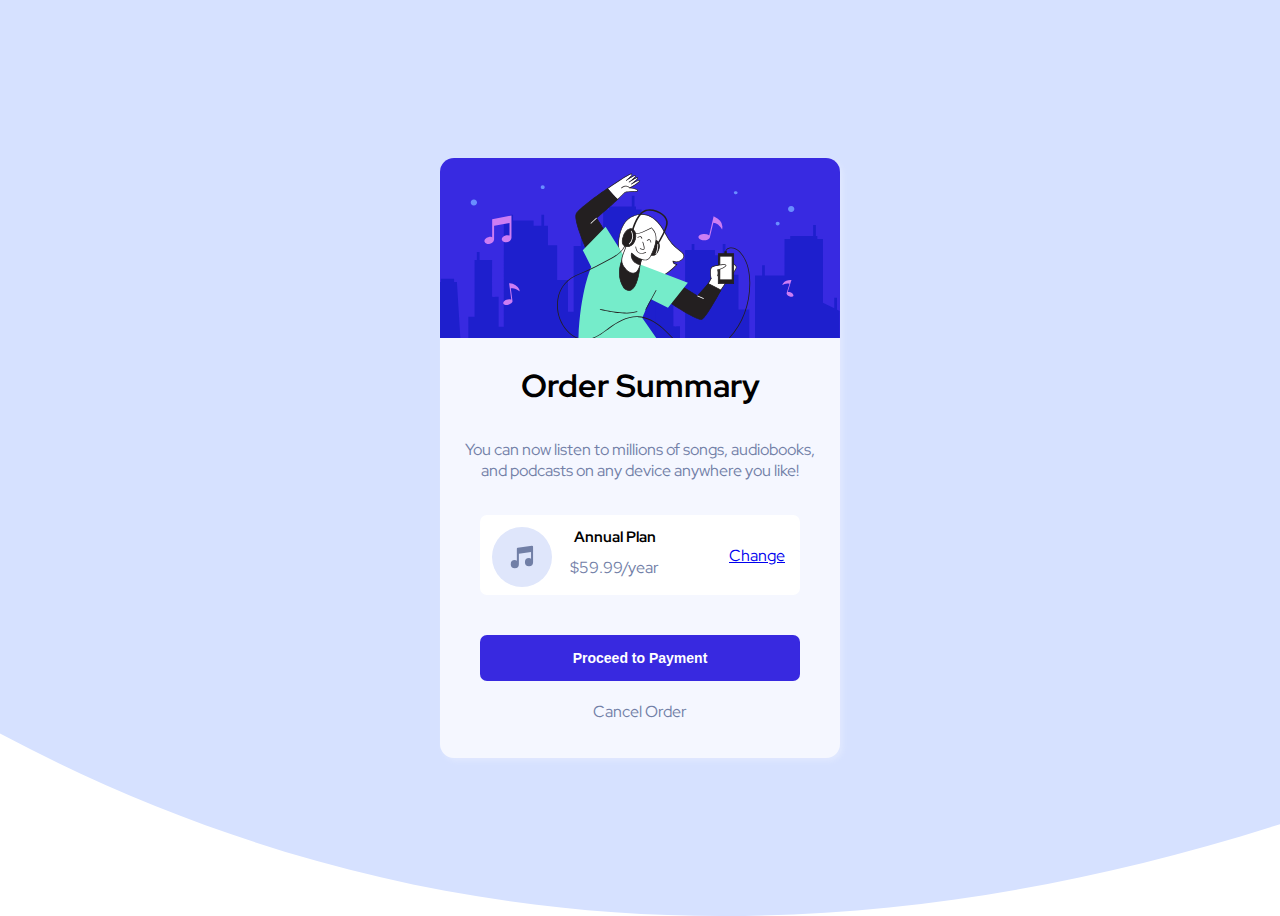
<file: index.html>
<!DOCTYPE html>
<html lang="de">

	<head>
		<meta charset="utf-8">
		<title>Order-Summary</title>
    <link rel="preconnect" href="https://fonts.googleapis.com">
    <link rel="preconnect" href="https://fonts.gstatic.com" crossorigin>
    <link href="https://fonts.googleapis.com/css2?family=Red+Hat+Display:wght@500;700;900&display=swap" rel="stylesheet">
		<link rel="stylesheet" type="text/css" href="Projekt.css">
		<meta name="viewport" content="width=device-width, initial-scale=1.0">
	</head>

	<body>

<div class= "container">
  <img src="images/illustration-hero.svg" alt="" aria-hidden"true">
  <h1>Order Summary</h1>

  <p class="description">
    You can now listen to millions of songs,
    audiobooks, and podcasts on any device
    anywhere you like!
  </p>
	<main>
		<div class="Annual-Plan">
			<img src="images/icon-music.svg" alt="" aria-hidden="true">
			<div class="price">
				<h2>Annual Plan</h2>
				<p>$59.99/year</p>
			</div>
			<a href="#">Change</a>
		</div>
		<div class="container1">
		<button type="button" name="button">Proceed to Payment</button>
		</di
	</main>

  <div class="container2">
    <span><a href="#">Cancel Order</a></span>
  </div>
</div>



	</body>

</html>
</file>
<file: Projekt.css>
html {
  box-sizing: border-box;
  font-size: 100%;
}

*,
*::before,
*::after {
  box-sizing: inherit;
}

body {
  font-family: 'Red Hat Display';
  box-sizing: border-box;
  background-image: url("images/pattern-background-desktop.svg");
  background-size: cover;
  background-repeat: no-repeat;
  display: flex;
  align-items: center;
  justify-content: center;
  min-height: 100vh;
}


.container {
width: 400px;
height: 600px;
background-color: hsl(225, 100%, 98%);
text-align: center;
border-radius: 14px;
box-shadow: 3px 3px 5px hsl(225, 100%, 94%);
}

.description {
  padding: 10px 20px 18px 20px;
  color: hsl(224, 23%, 55%);
}


/* Annual - Plan */
.Annual-Plan{
background-color: white;
width: 80%;
height: 80px;
margin: 0 auto;
border-radius: 7px;
display: flex;

}

.Annual-Plan > img {
  width: 60px;
  height: 60px;
  position: relative;
  top: 12px;
  left: 12px;
  margin-right: 30px;
}

.Annual-Plan h2 {
  font-size: 15px;
  margin-bottom: 10px;
}

.Annual-Plan p {
  margin-top: 10px;
  color: hsl(224, 23%, 55%);
}

.Annual-Plan a {
  margin-top: 30px;
  margin-left: 70px;
  float: right;
}

.container > img {
  height: 30%;
  width: 100%;
  border-radius: 14px 14px 0 0;
}

/* Payment - Button */

button {
  margin-top: 40px;
  width: 80%;
  height: 46px;
  background-color: hsl(245, 75%, 52%);
  color: white;
  border: none;
  font-size: 14px;
  font-weight: bold;
  border-radius: 7px;
  margin-bottom: 20px;
}

button:link {
background-color: hsl(245, 75%, 52%);
}
button:visited {
background-color: hsl(245, 75%, 52%);
}
button:hover {
cursor: pointer;
background-color: hsl(245, 75%, 68%);
}
button:active {
cursor: pointer;
background-color: hsl(245, 75%, 68%);
}

.Annual-Plan a:link {

}
.Annual-Plan a:visited {

}
.Annual-Plan a:hover {
text-decoration: none;
color: hsl(224, 23%, 55%)
}
.Annual-Plan a:active {
text-decoration: none;
color: hsl(224, 23%, 55%)
}

.container2 a:link {
color: hsl(224, 23%, 55%);
text-decoration: none;
}

.container2 a:link {
color: hsl(224, 23%, 55%)
}
.container2 a:visited {
color: hsl(224, 23%, 55%)
}
.container2 a:hover {
color: hsl(223, 47%, 23%);
}
.container2 a:active {
color: hsl(223, 47%, 23%);
}

/* Moblie */

@media (max-width: 375px) {


  body {
  background-image: url("images/pattern-background-mobile.svg");
  background-size: cover;
  font-family: sans-serif;
  }

  .container {
  width: 90%;
  height: 600px;
  background-color: hsl(225, 100%, 98%);
  text-align: center;
  border-radius: 14px;
  box-shadow: 3px 3px 5px hsl(225, 100%, 94%);
  }


  button {
    margin-top: 40px;
    width: 90%;
    height: 46px;
    background-color: hsl(245, 75%, 52%);
    color: white;
    border: none;
    font-size: 14px;
    font-weight: bold;
    border-radius: 7px;
    margin-bottom: 20px;
  }

  .Annual-Plan{
  background-color: white;
  width: 90%;
  height: 80px;
  margin: 0 auto;
  border-radius: 7px;
  display: flex;

  }

  .Annual-Plan a {
    margin-top: 30px;
    margin-left: 47px;
    float: right;
  }


}
</file>
